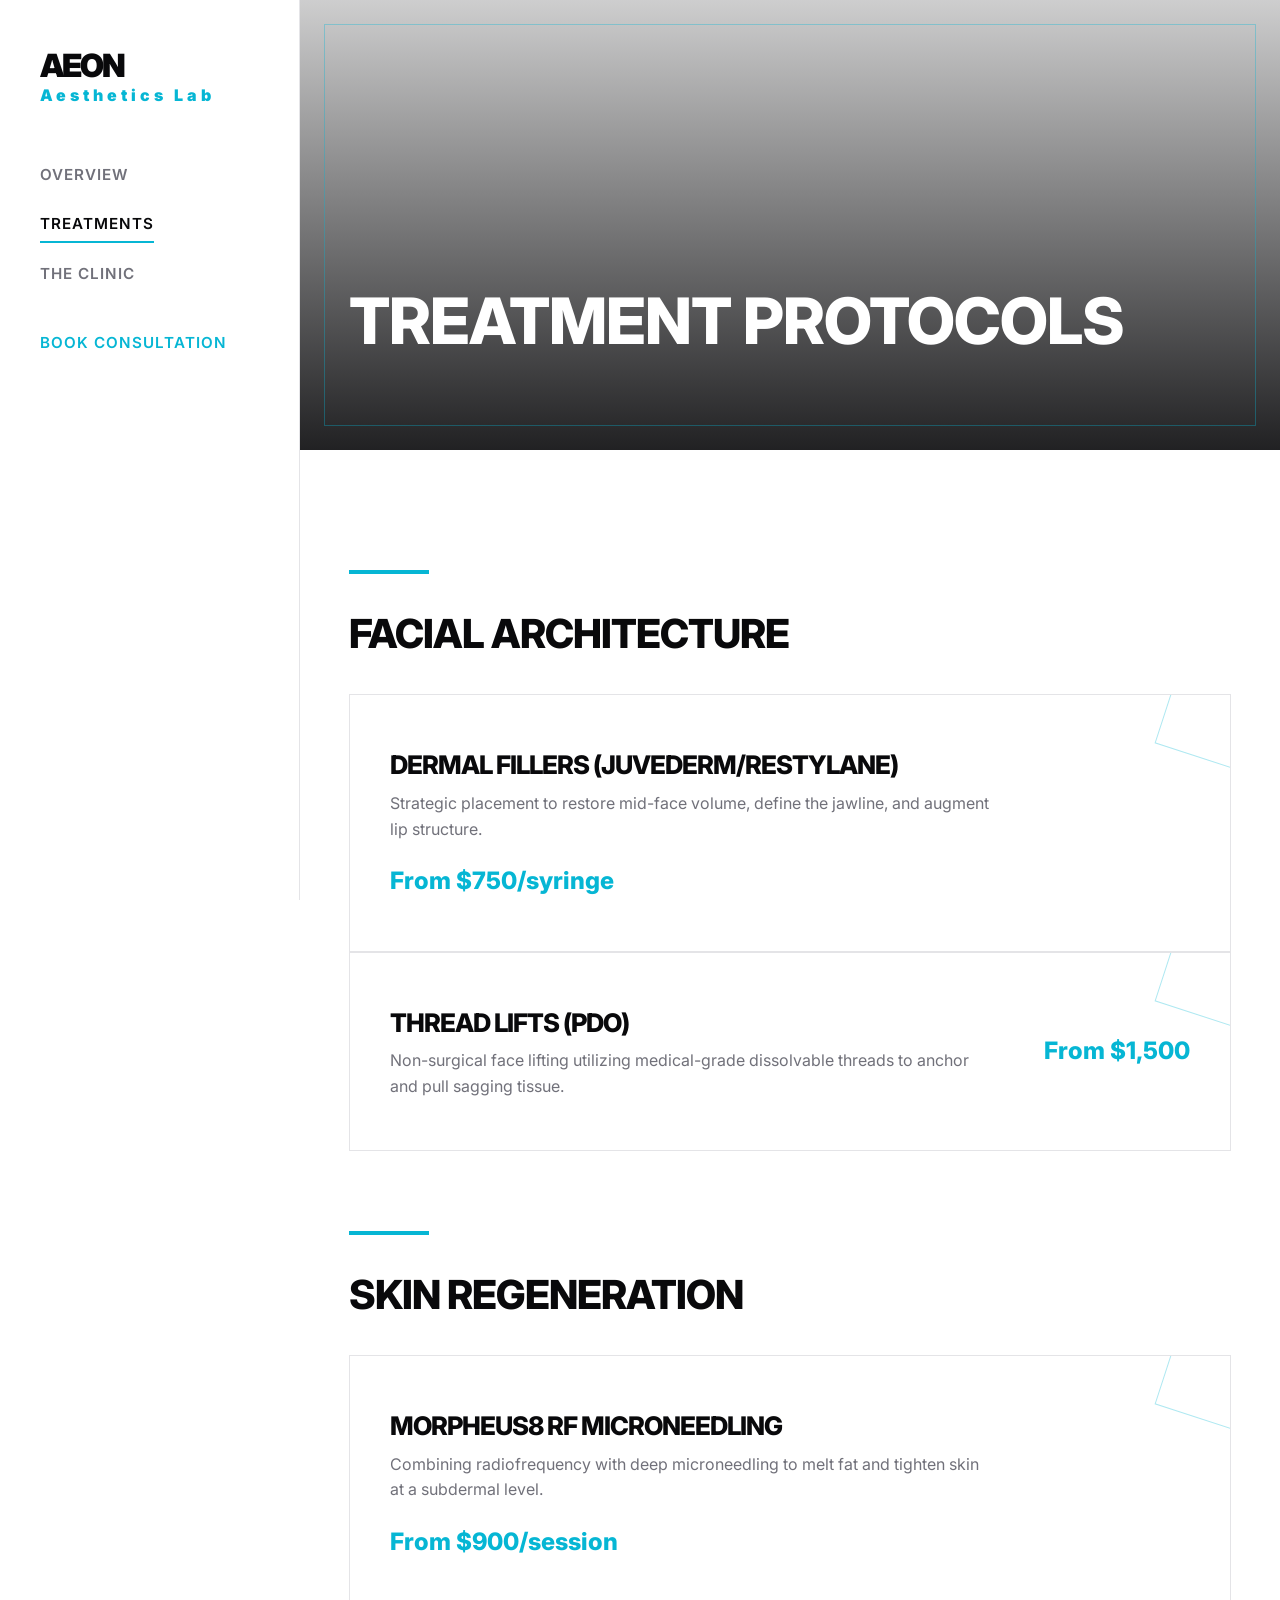
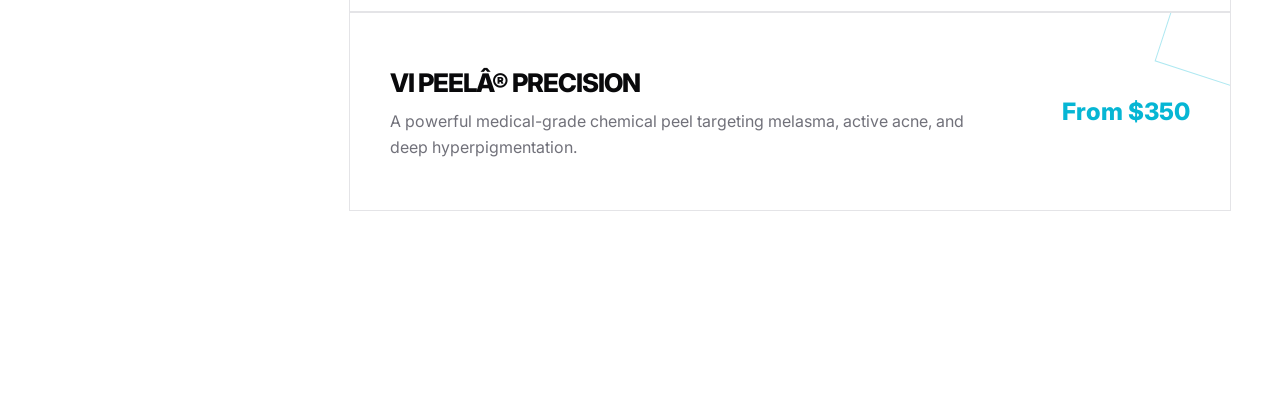
<file: services.html>
﻿<!DOCTYPE html>
<html lang="en">
<head>
    <meta charset="UTF-8">
    <meta name="viewport" content="width=device-width, initial-scale=1.0">
    <title>Treatments | AEON Aesthetics</title>
    <link rel="stylesheet" href="style.css?v=20260514-premium-pitch">
    <link href="https://fonts.googleapis.com/css2?family=Inter:wght@300;400;600;800;900&display=swap" rel="stylesheet">
</head>
<body>

    <aside class="sidebar">
        <div class="logo">AEON <span>Aesthetics Lab</span></div>
        <nav class="nav-links">
            <a href="index.html">Overview</a>
            <a href="services.html" class="active">Treatments</a>
            <a href="about.html">The Clinic</a>
            <a href="index.html#consultation" style="color: var(--primary-accent); margin-top: 20px;">Book Consultation</a>
        </nav>
    </aside>

    <main class="main-content">
        
        <section class="hero" style="height: 50vh; background-image: url('https://images.unsplash.com/photo-1579684385127-1ef15d508118?q=80&w=1920&auto=format&fit=crop');">
            <div class="hero-overlay"></div>
            <div class="hero-content">
                <h1 style="font-size: 4rem;">Treatment Protocols</h1>
            </div>
        </section>

        <section class="section-padding">
            
            <div style="margin-bottom: 80px;">
                <div class="accent-line"></div>
                <h2 class="section-title" style="font-size: 2.5rem;">Facial Architecture</h2>
                <div class="services-grid" style="grid-template-columns: 1fr;">
                    <div class="service-card" style="display: flex; justify-content: space-between; align-items: center; flex-wrap: wrap; gap: 20px;">
                        <div style="max-width: 600px;">
                            <h3 style="margin-bottom: 5px;">Dermal Fillers (Juvederm/Restylane)</h3>
                            <p style="margin-bottom: 0;">Strategic placement to restore mid-face volume, define the jawline, and augment lip structure.</p>
                        </div>
                        <div style="font-size: 1.5rem; font-weight: 800; color: var(--primary-accent);">From $750/syringe</div>
                    </div>
                    <div class="service-card" style="display: flex; justify-content: space-between; align-items: center; flex-wrap: wrap; gap: 20px;">
                        <div style="max-width: 600px;">
                            <h3 style="margin-bottom: 5px;">Thread Lifts (PDO)</h3>
                            <p style="margin-bottom: 0;">Non-surgical face lifting utilizing medical-grade dissolvable threads to anchor and pull sagging tissue.</p>
                        </div>
                        <div style="font-size: 1.5rem; font-weight: 800; color: var(--primary-accent);">From $1,500</div>
                    </div>
                </div>
            </div>

            <div style="margin-bottom: 80px;">
                <div class="accent-line"></div>
                <h2 class="section-title" style="font-size: 2.5rem;">Skin Regeneration</h2>
                <div class="services-grid" style="grid-template-columns: 1fr;">
                    <div class="service-card" style="display: flex; justify-content: space-between; align-items: center; flex-wrap: wrap; gap: 20px;">
                        <div style="max-width: 600px;">
                            <h3 style="margin-bottom: 5px;">Morpheus8 RF Microneedling</h3>
                            <p style="margin-bottom: 0;">Combining radiofrequency with deep microneedling to melt fat and tighten skin at a subdermal level.</p>
                        </div>
                        <div style="font-size: 1.5rem; font-weight: 800; color: var(--primary-accent);">From $900/session</div>
                    </div>
                    <div class="service-card" style="display: flex; justify-content: space-between; align-items: center; flex-wrap: wrap; gap: 20px;">
                        <div style="max-width: 600px;">
                            <h3 style="margin-bottom: 5px;">VI PeelÂ® Precision</h3>
                            <p style="margin-bottom: 0;">A powerful medical-grade chemical peel targeting melasma, active acne, and deep hyperpigmentation.</p>
                        </div>
                        <div style="font-size: 1.5rem; font-weight: 800; color: var(--primary-accent);">From $350</div>
                    </div>
                </div>
            </div>

        </section>

    </main>

</body>
</html>
</file>
<file: style.css>
/* --- Global Variables (High-Tech Clinical) --- */
:root {
    --bg-main: #ffffff; /* Pure Clinical White */
    --bg-secondary: #f4f4f5; /* Light Tech Gray */
    --primary-accent: #06b6d4; /* Electric Cyan / Medical Blue */
    --text-dark: #09090b; /* Pitch Black */
    --text-muted: #71717a;
    --border-light: #e4e4e7;
}

* { margin: 0; padding: 0; box-sizing: border-box; }

body {
    background-color: var(--bg-main);
    color: var(--text-dark);
    font-family: 'Inter', sans-serif; /* Highly legible, tech-forward font */
    line-height: 1.6;
    display: flex; /* Crucial for sidebar layout */
    animation: fadeIn 1s ease-out;
}

@keyframes fadeIn {
    0% { opacity: 0; filter: blur(5px); }
    100% { opacity: 1; filter: blur(0); }
}

h1, h2, h3 { font-weight: 800; letter-spacing: -1px; text-transform: uppercase; }

a { text-decoration: none; color: inherit; transition: all 0.3s ease; }

/* --- Vertical Sidebar Navigation --- */
.sidebar {
    position: fixed;
    top: 0; left: 0; width: 300px; height: 100vh;
    background: var(--bg-main);
    border-right: 1px solid var(--border-light);
    display: flex; flex-direction: column;
    padding: 50px 40px; z-index: 1000;
}

.logo { font-size: 2rem; font-weight: 900; letter-spacing: -2px; margin-bottom: 60px; line-height: 1; }
.logo span { color: var(--primary-accent); display: block; font-size: 1rem; letter-spacing: 4px; margin-top: 5px; }

.nav-links { display: flex; flex-direction: column; gap: 25px; font-weight: 600; font-size: 0.95rem; text-transform: uppercase; letter-spacing: 1px; }
.nav-links a { color: var(--text-muted); position: relative; width: fit-content; }
.nav-links a:hover, .nav-links a.active { color: var(--text-dark); }

.nav-links a::after {
    content: ''; position: absolute; width: 0; height: 2px;
    display: block; margin-top: 4px; left: 0;
    background: var(--primary-accent); transition: width 0.3s ease;
}
.nav-links a:hover::after, .nav-links a.active::after { width: 100%; }

.sidebar-footer { margin-top: auto; font-size: 0.8rem; color: var(--text-muted); }

/* --- Main Content Area --- */
.main-content {
    margin-left: 300px; /* Offset by sidebar width */
    width: calc(100% - 300px);
    min-height: 100vh;
}

/* --- Buttons --- */
.btn-solid {
    background-color: var(--text-dark); color: var(--bg-main);
    padding: 16px 36px; font-size: 0.85rem; font-weight: 700;
    text-transform: uppercase; letter-spacing: 2px; border: none; cursor: pointer;
    display: inline-block; transition: all 0.3s ease;
}
.btn-solid:hover { background-color: var(--primary-accent); color: var(--bg-main); transform: translateX(5px); }

/* --- Hero Section --- */
.hero {
    height: 100vh; background-size: cover; background-position: center;
    display: flex; align-items: flex-end; padding: 80px 5%; position: relative;
}
.hero-overlay {
    position: absolute; top: 0; left: 0; width: 100%; height: 100%;
    background: linear-gradient(to top, rgba(9,9,11,0.9) 0%, rgba(9,9,11,0.2) 100%);
}
.hero-content { position: relative; z-index: 10; max-width: 800px; color: var(--bg-main); }
.hero h1 { font-size: 5.5rem; line-height: 0.9; margin-bottom: 20px; }
.hero p { font-size: 1.2rem; color: #a1a1aa; max-width: 500px; margin-bottom: 40px; }

/* --- Sections & Asymmetrical Grids --- */
.section-padding { padding: 120px 5%; max-width: 1400px; }
.section-title { font-size: 4rem; color: var(--text-dark); margin-bottom: 40px; line-height: 1; }
.accent-line { width: 80px; height: 4px; background-color: var(--primary-accent); margin-bottom: 40px; }

.grid-asymmetric { display: grid; grid-template-columns: 1.2fr 1fr; gap: 80px; align-items: center; }
.grid-asymmetric img { width: 100%; height: 600px; object-fit: cover; filter: grayscale(20%); }
.text-block p { font-size: 1.15rem; color: var(--text-muted); margin-bottom: 25px; }

/* --- Clinical Service Cards --- */
.services-grid { display: grid; grid-template-columns: repeat(auto-fit, minmax(320px, 1fr)); gap: 2px; background: var(--border-light); border: 1px solid var(--border-light);}
.service-card { background: var(--bg-main); padding: 50px 40px; transition: background 0.3s ease; }
.service-card:hover { background: var(--bg-secondary); cursor: pointer; }
.service-card h3 { font-size: 1.6rem; margin-bottom: 15px; color: var(--text-dark); }
.service-card p { color: var(--text-muted); font-size: 1rem; margin-bottom: 30px; }
.icon-box { width: 50px; height: 50px; background: var(--text-dark); color: var(--bg-main); display: flex; align-items: center; justify-content: center; font-size: 1.5rem; margin-bottom: 30px; border-radius: 4px;}

/* --- Outcome Lab --- */
.outcome-lab {
    display: grid;
    grid-template-columns: 0.9fr 1.1fr;
    gap: 2px;
    background: var(--text-dark);
    color: var(--bg-main);
}
.outcome-lab > * {
    min-width: 0;
}
.outcome-lab > div {
    padding: clamp(42px, 6vw, 90px);
}
.outcome-lab span {
    color: var(--primary-accent);
    display: block;
    font-size: 0.78rem;
    font-weight: 800;
    letter-spacing: 2px;
    text-transform: uppercase;
    margin-bottom: 18px;
}
.outcome-lab h2 {
    color: var(--bg-main);
    font-size: clamp(2.3rem, 5vw, 4.4rem);
    line-height: 0.98;
    margin-bottom: 24px;
}
.outcome-lab p {
    color: #a1a1aa;
    font-size: 1.08rem;
}
.lab-grid {
    display: grid;
    grid-template-columns: repeat(3, minmax(0, 1fr));
    gap: 1px;
    background: #27272a;
}
.lab-grid article {
    display: flex;
    flex-direction: column;
    justify-content: space-between;
    min-height: 320px;
    padding: 28px;
    background: #111113;
}
.lab-grid strong {
    color: var(--primary-accent);
    font-size: clamp(2.4rem, 5vw, 4rem);
    line-height: 1;
}
.lab-grid p {
    color: #d4d4d8;
    text-transform: uppercase;
    font-weight: 700;
    letter-spacing: 1px;
}

/* --- Mobile Responsiveness --- */
@media (max-width: 1024px) {
    body { flex-direction: column; }
    .sidebar { position: relative; width: 100%; height: auto; border-right: none; border-bottom: 1px solid var(--border-light); flex-direction: row; justify-content: space-between; align-items: center; padding: 20px 5%; }
    .logo { margin-bottom: 0; font-size: 1.5rem; }
    .nav-links { display: none; /* Hidden on tablet for simple template */ }
    .sidebar-footer { display: none; }
    .main-content { margin-left: 0; width: 100%; }
    .hero h1 { font-size: 3.5rem; }
    .grid-asymmetric { grid-template-columns: 1fr; gap: 40px; }
    .grid-asymmetric img { height: 400px; }
}

@media (max-width: 768px) {
    body {
        line-height: 1.55;
    }

    .sidebar {
        position: sticky;
        top: 0;
        display: block;
        padding: 15px 16px 12px;
        background: rgba(255, 255, 255, 0.94);
        backdrop-filter: blur(14px);
    }

    .logo {
        font-size: 1.35rem;
        letter-spacing: -1px;
        margin-bottom: 12px;
    }

    .logo span {
        font-size: 0.72rem;
        letter-spacing: 2px;
    }

    .nav-links {
        display: flex;
        flex-direction: row;
        gap: 8px;
        overflow-x: auto;
        padding-bottom: 2px;
        scrollbar-width: none;
        font-size: 0.72rem;
        letter-spacing: 0.8px;
    }

    .nav-links::-webkit-scrollbar { display: none; }

    .nav-links a {
        flex: 0 0 auto;
        width: auto;
        padding: 8px 10px;
        background: var(--bg-secondary);
        color: var(--text-dark);
        border: 1px solid var(--border-light);
    }

    .nav-links a::after {
        display: none;
    }

    .hero {
        min-height: 620px;
        height: auto;
        padding: 58px 20px;
        background-position: 58% center;
    }

    .hero-overlay {
        background: linear-gradient(to top, rgba(9,9,11,0.92) 0%, rgba(9,9,11,0.18) 100%);
    }

    .hero h1 {
        font-size: clamp(3.1rem, 16vw, 4.3rem);
        letter-spacing: -1px;
    }

    .hero p {
        font-size: 1rem;
        margin-bottom: 28px;
    }

    .btn-solid {
        width: 100%;
        padding: 15px 18px;
        text-align: center;
    }

    .section-padding {
        padding: 66px 20px;
    }

    .section-title {
        font-size: clamp(2.35rem, 12vw, 3.1rem);
        margin-bottom: 28px;
    }

    .accent-line {
        width: 58px;
        height: 3px;
        margin-bottom: 28px;
    }

    .grid-asymmetric {
        gap: 30px;
    }

    .grid-asymmetric img {
        height: 310px;
        order: -1;
    }

    .text-block p {
        font-size: 1rem;
    }

    .services-grid {
        grid-template-columns: 1fr;
        gap: 1px;
    }

    .outcome-lab,
    .lab-grid {
        grid-template-columns: 1fr;
    }

    .outcome-lab > div {
        padding: 44px 20px;
    }

    .lab-grid article {
        min-height: 190px;
        padding: 28px 22px;
    }

    .service-card {
        padding: 34px 24px;
    }

    .service-card h3 {
        font-size: 1.28rem;
        letter-spacing: 0;
    }

    .icon-box {
        margin-bottom: 22px;
    }

    footer {
        padding: 64px 20px !important;
    }

    footer h2 {
        font-size: clamp(2.1rem, 11vw, 2.8rem) !important;
    }
}

.hero {
    overflow: hidden;
}

.hero::after {
    content: "";
    position: absolute;
    inset: 24px;
    border: 1px solid rgba(6, 182, 212, 0.35);
    pointer-events: none;
}

.hero-content,
.grid-asymmetric > *,
.service-card {
    min-width: 0;
}

.grid-asymmetric {
    position: relative;
}

.grid-asymmetric::before {
    content: "";
    position: absolute;
    inset: 10% auto auto 4%;
    width: 180px;
    height: 180px;
    background:
        linear-gradient(90deg, rgba(6, 182, 212, 0.12) 1px, transparent 1px),
        linear-gradient(rgba(6, 182, 212, 0.12) 1px, transparent 1px);
    background-size: 18px 18px;
    pointer-events: none;
}

.service-card {
    position: relative;
    overflow: hidden;
}

.service-card::after {
    content: "";
    position: absolute;
    right: -24px;
    top: -24px;
    width: 86px;
    height: 86px;
    border: 1px solid rgba(6, 182, 212, 0.32);
    transform: rotate(18deg);
}

@media (max-width: 768px) {
    .hero::after {
        inset: 14px;
    }

    .nav-links {
        flex-wrap: wrap;
        justify-content: flex-start;
        overflow: visible;
    }

    .nav-links a {
        flex: 0 1 auto;
    }
}
</file>
